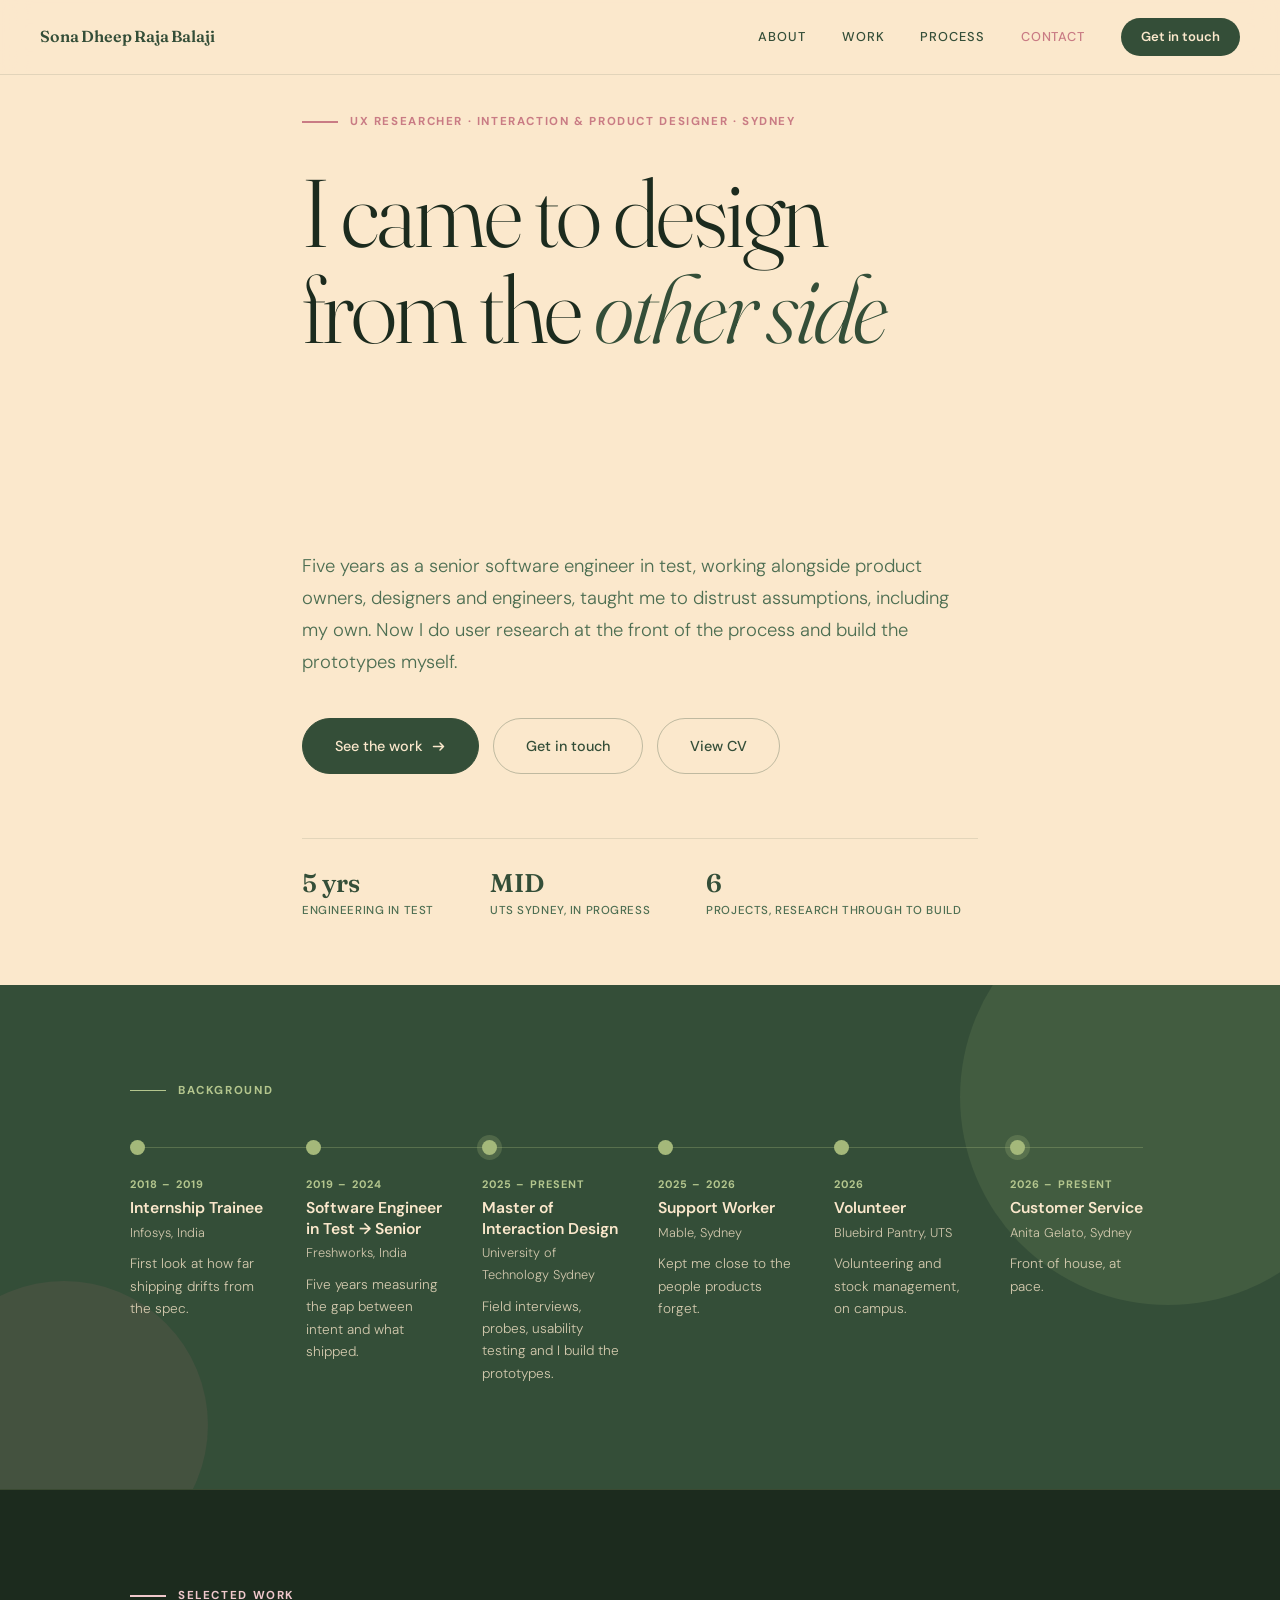
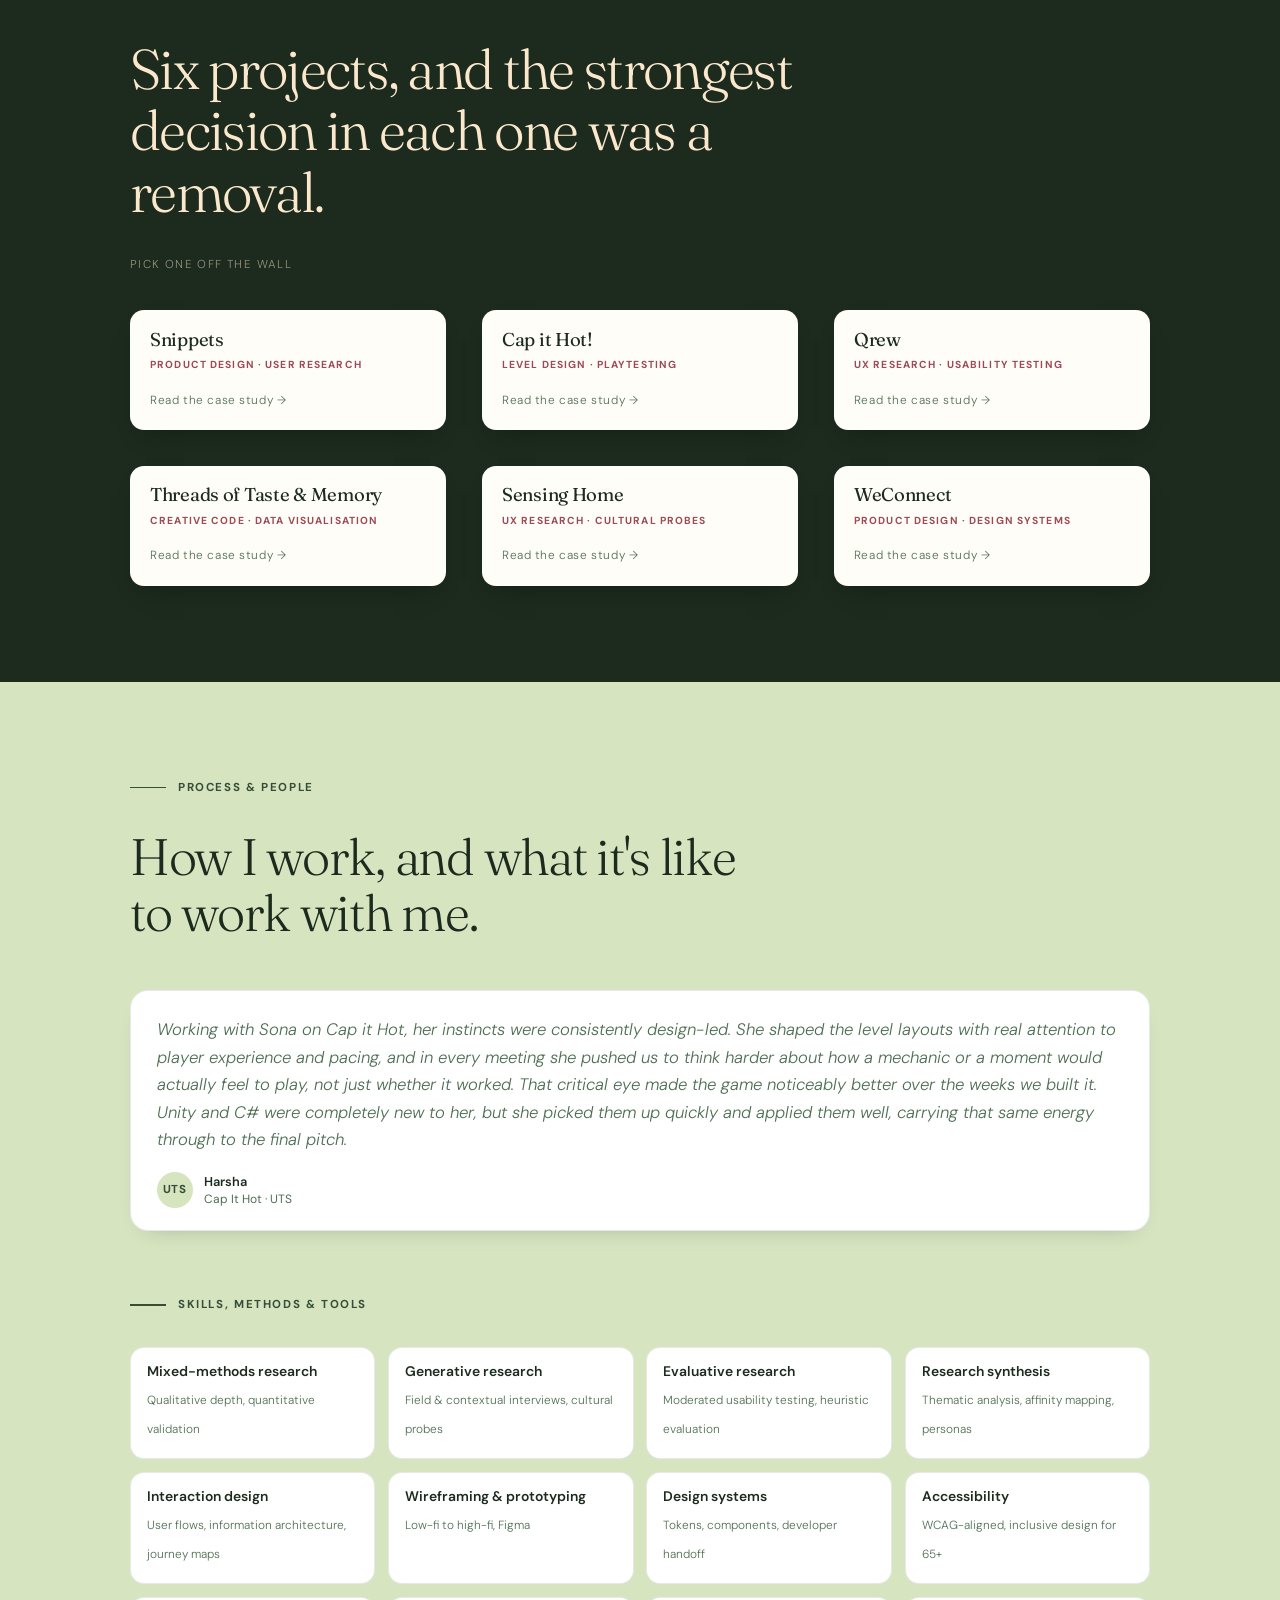
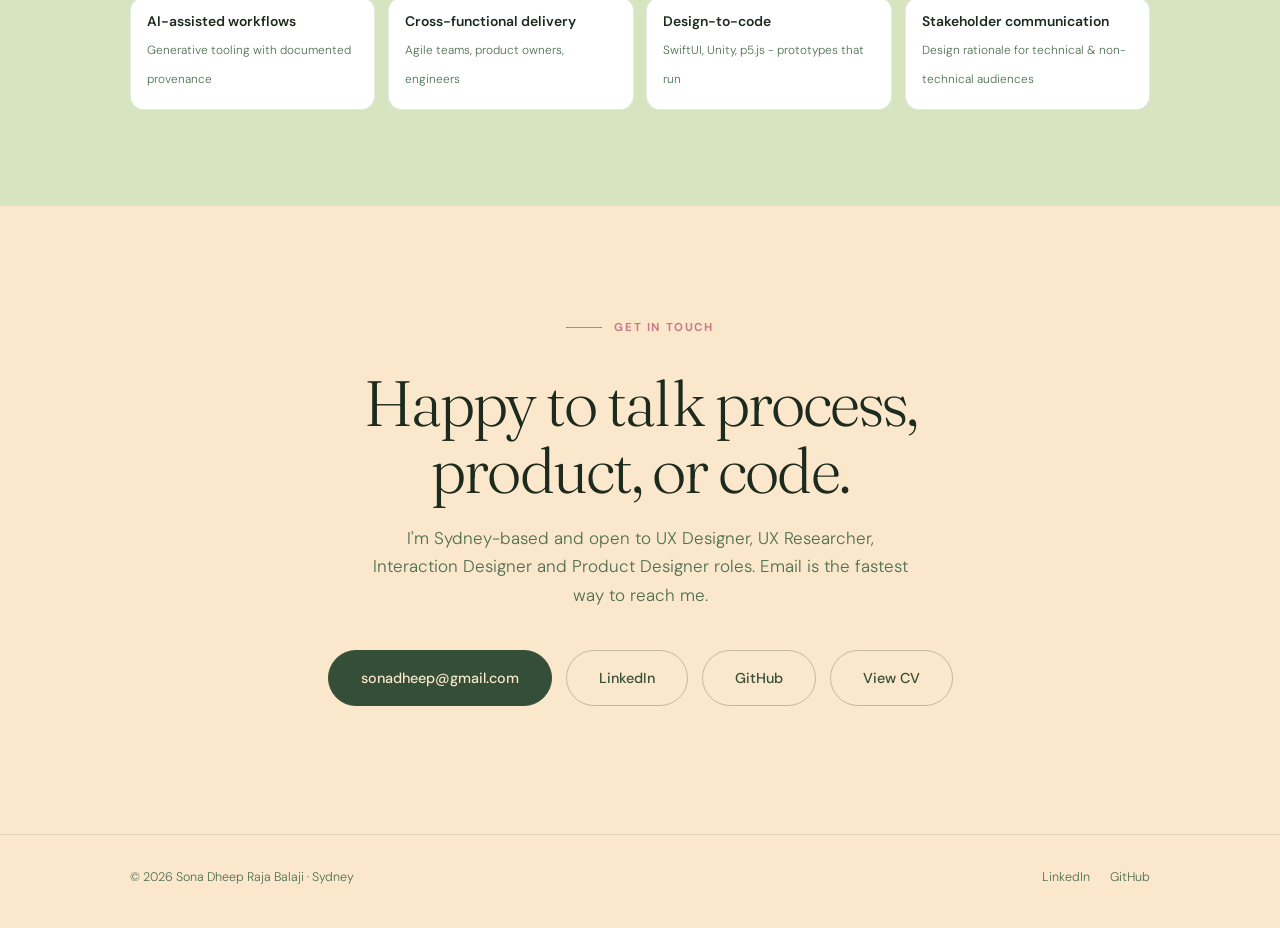
<file: portfolio/index.html>
<!DOCTYPE html>
<html lang="en">
<head>
<meta charset="utf-8">
<meta name="viewport" content="width=device-width, initial-scale=1">
<title>Sona Dheep Raja Balaji — UX Researcher, Interaction &amp; Product Designer, Sydney</title>
<meta name="description" content="UX researcher, interaction designer and product designer in Sydney. Mixed-methods user research, usability testing, design systems and accessible, WCAG-aligned interface design. Master of Interaction Design at UTS; five years as a senior software engineer in test at Freshworks.">

<meta property="og:title" content="Sona Dheep Raja Balaji — UX Researcher, Interaction &amp; Product Designer">
<meta property="og:description" content="I came to design from the other side of the build.">
<meta property="og:type" content="website">

<link rel="preconnect" href="https://fonts.googleapis.com">
<link rel="preconnect" href="https://fonts.gstatic.com" crossorigin>
<link href="https://fonts.googleapis.com/css2?family=DM+Sans:wght@300;400;500;600&family=Fraunces:ital,opsz,wght@0,9..144,300;0,9..144,400;0,9..144,600;1,9..144,300;1,9..144,400&display=swap" rel="stylesheet">
<link rel="stylesheet" href="css/styles.css">
</head>
<body>
<script>document.documentElement.className += " js";</script>

<a class="skip" href="#work">Skip to work</a>

<!-- ══════════ nav ══════════ -->
<nav class="nav" id="nav">
  <a class="nav-name" href="#top">Sona Dheep Raja Balaji</a>

  <div class="nav-links" id="navLinks">
    <a href="#about">About</a>
    <a href="#work">Work</a>
    <a href="#process">Process</a>
    <a href="#contact">Contact</a>
    <a class="nav-cta" href="mailto:sonadheep@gmail.com">Get in touch</a>
  </div>

  <button class="burger" id="burger" aria-label="Open menu" aria-expanded="false" aria-controls="navLinks">
    <svg width="22" height="22" viewBox="0 0 22 22" fill="none" stroke="currentColor" stroke-width="1.8" aria-hidden="true">
      <line x1="3" y1="6"  x2="19" y2="6"></line>
      <line x1="3" y1="11" x2="19" y2="11"></line>
      <line x1="3" y1="16" x2="19" y2="16"></line>
    </svg>
  </button>
</nav>

<!-- ══════════ hero ══════════ -->
<header class="hero" id="top">
  <div class="shell">
    <p class="label label-rose reveal"><span class="dash"></span>UX Researcher · Interaction &amp; Product Designer · Sydney</p>

    <h1 class="tw" data-anim="type">
      <span class="tw-line">I came to design</span>
      <span class="tw-line">from the <em>other side</em></span>
      <span class="tw-line">of the build.</span>
    </h1>

    <button class="tw-replay" id="twReplay" type="button" hidden>
      <svg width="13" height="13" viewBox="0 0 13 13" fill="none" aria-hidden="true">
        <path d="M1.5 5.2h2.4L6.8 2.6v7.8L3.9 7.8H1.5V5.2Z" fill="currentColor"/>
        <path d="M9 4.3a3 3 0 0 1 0 4.4M10.8 2.5a5.5 5.5 0 0 1 0 8" stroke="currentColor" stroke-width="1.2" stroke-linecap="round"/>
      </svg>
      Replay with sound
    </button>

    <p class="hero-sub reveal d2">
      Five years as a senior software engineer in test, working alongside product
      owners, designers and engineers, taught me to distrust assumptions, including my own.
      Now I do user research at the front of the process and build the prototypes myself.
    </p>

    <div class="hero-cta reveal d3">
      <a class="btn btn-solid" href="#work">
        See the work
        <svg width="15" height="15" viewBox="0 0 15 15" fill="none" aria-hidden="true">
          <path d="M2.5 7.5h10M9 4l3.5 3.5L9 11" stroke="currentColor" stroke-width="1.5" stroke-linecap="round" stroke-linejoin="round"/>
        </svg>
      </a>
      <a class="btn btn-ghost" href="#contact">Get in touch</a>
      <a class="btn btn-ghost" href="cv/Sona-Dheep-Raja-Balaji-CV.pdf"
         target="_blank" rel="noopener">View CV</a>
    </div>

    <div class="stats reveal d4">
      <div class="stat"><b>5 yrs</b><span>Engineering in test</span></div>
      <div class="stat"><b>MID</b><span>UTS Sydney, In Progress</span></div>
      <div class="stat"><b>6</b><span>Projects, research through to build</span></div>
    </div>
  </div>
</header>

<!-- ══════════ about ══════════ -->
<section class="about" id="about">
  <span class="blob blob-sage" aria-hidden="true"></span>
  <span class="blob blob-rose" aria-hidden="true"></span>

  <div class="shell">
    <p class="label label-sage reveal"><span class="dash"></span>Background</p>

    <div class="timeline-wrap">
      <ol class="timeline" id="timeline" data-anim="draw"></ol>
    </div>
  </div>
</section>

<!-- ══════════ work ══════════ -->
<section class="work" id="work">
  <div class="shell">
    <p class="label label-rose reveal"><span class="dash"></span>Selected work</p>
    <h2 class="work-h reveal">Six projects, and the strongest decision in each one was a removal.</h2>
    <p class="wall-hint reveal">Pick one off the wall</p>
    <div class="wall" id="wall" data-anim="stagger"></div>
  </div>
</section>

<!-- opened project -->
<div class="scrim" id="scrim" role="dialog" aria-modal="true" aria-labelledby="sheetTitle" hidden>
  <div class="sheet" id="sheet"></div>
</div>

<!-- ══════════ process ══════════ -->
<section class="process" id="process">
  <div class="shell">
    <p class="label label-forest reveal"><span class="dash"></span>Process &amp; people</p>
    <h2 class="process-h reveal">How I work, and what it's like to work with me.</h2>

    <!--
      ⚠ PLACEHOLDER QUOTES — replace all three before publishing.
      Ask each person for two sentences: one on how you work, one on what
      changed because of your work. Do not publish with brackets in place.
    -->
    <div class="quotes reveal" id="quotes"></div>

    <p class="label label-forest mt reveal"><span class="dash"></span>Skills, methods &amp; tools</p>
    <div class="methods" id="methods" data-anim="stagger"></div>
  </div>
</section>

<!-- ══════════ contact ══════════ -->
<section class="contact" id="contact">
  <div class="shell narrow">
    <p class="label label-rose center reveal"><span class="dash"></span>Get in touch</p>
    <h2 class="contact-h reveal">Happy to talk process, product, or code.</h2>
    <p class="contact-p reveal">I'm Sydney-based and open to UX Designer, UX Researcher, Interaction Designer and Product Designer roles. Email is the fastest way to reach me.</p>

    <div class="contact-cta reveal">
      <a class="btn btn-solid" href="mailto:sonadheep@gmail.com">sonadheep@gmail.com</a>
      <a class="btn btn-ghost" href="https://www.linkedin.com/in/sona-dheep-raja-balaji-335263168" target="_blank" rel="noopener">LinkedIn</a>
      <a class="btn btn-ghost" href="https://github.com/sona-dheep" target="_blank" rel="noopener">GitHub</a>
      <a class="btn btn-ghost" href="cv/Sona-Dheep-Raja-Balaji-CV.pdf"
         target="_blank" rel="noopener">View CV</a>
    </div>
  </div>
</section>

<footer class="footer">
  <div class="shell foot-in reveal">
    <span>© <span id="year"></span> Sona Dheep Raja Balaji · Sydney</span>
    <span class="foot-links">
      <a href="https://www.linkedin.com/in/sona-dheep-raja-balaji-335263168" target="_blank" rel="noopener">LinkedIn</a>
      <a href="https://github.com/sona-dheep" target="_blank" rel="noopener">GitHub</a>
    </span>
  </div>
</footer>

<script src="js/data.js"></script>
<script src="js/main.js"></script>
</body>
</html>
</file>
<file: portfolio/css/styles.css>
/* ═══════════════════════════════════════════════════════════
   Sona Dheep Raja Balaji — portfolio
   Design tokens taken from the Figma Make file.
   Edit colours here and the whole site follows.
   ═══════════════════════════════════════════════════════════ */

:root{
  --cream:      #FBE8CC;
  --forest:     #344E38;
  --forest-mid: #4D6E52;   /* body text on cream */
  --forest-body:#456347;   /* body text on sage-pale (AA) */
  --rose:       #C97B84;   /* decorative: rules, dots, borders */
  --rose-ink:   #9C4A57;   /* rose for TEXT on light backgrounds (AA) */
  --rose-pale:  #F0C8CC;
  --sage:       #A4B87A;   /* decorative: dots, rules, blobs */
  --sage-ink:   #B4C68E;   /* sage for TEXT on forest (AA) */
  --sage-pale:  #D6E4C0;
  --dark:       #1C2B1E;
  --white:      #FFFFFF;
  --dot-on:     #BBBA7A;   /* active slideshow dot */
  --card:       #FFFDF8;   /* tile + sheet surface — deliberately NOT --cream,
                              so warm artwork never blends into the card */

  --hair:  rgba(52,78,56,.12);
  --hair2: rgba(52,78,56,.30);

  --display: "Fraunces", Georgia, serif;
  --body:    "DM Sans", system-ui, -apple-system, sans-serif;

  --shell: 1100px;
  --gut:   clamp(20px, 5vw, 40px);
}

*{ box-sizing: border-box; }

html{ scroll-behavior: smooth; scroll-padding-top: 80px; }

/* No part of this page scrolls sideways. Any child wider than the
   viewport would otherwise create horizontal overflow, which slides
   every centred .shell left while the fixed nav stays put. */
html, body{ overflow-x: hidden; max-width: 100%; }

body{
  margin: 0;
  background: var(--cream);
  color: var(--dark);
  font-family: var(--body);
  font-size: 17px;
  font-weight: 300;
  line-height: 1.7;
  -webkit-font-smoothing: antialiased;
}

img{ max-width: 100%; display: block; }

a{ color: inherit; }

:focus-visible{
  outline: 2.5px solid var(--rose);
  outline-offset: 3px;
  border-radius: 3px;
}

.shell{ max-width: var(--shell); margin: 0 auto; padding-inline: var(--gut); }
.shell.narrow{ max-width: 720px; }

.skip{
  position: absolute; left: -9999px; top: 0; z-index: 100;
  background: var(--forest); color: var(--cream);
  padding: 12px 20px; border-radius: 0 0 8px 0; text-decoration: none;
}
.skip:focus{ left: 0; }

/* ─── section labels ─────────────────────────────────────── */
.label{
  display: flex; align-items: center; gap: .75rem;
  font-size: .72rem; font-weight: 700; letter-spacing: .14em;
  text-transform: uppercase; margin: 0 0 2rem;
}
.label .dash{ width: 2.25rem; height: 1.5px; background: currentColor; flex: none; }
.label-rose{ color: var(--rose); }
.label-sage{ color: var(--sage); }
.label-forest{ color: var(--forest); }
.label.center{ justify-content: center; }
.label.mt{ margin-top: 4rem; }
/* per-band overrides so the accent always has contrast */
.about .label{ color: var(--sage-ink); }
.work .label{ color: var(--rose-pale); }
.process .label{ color: var(--forest); }

/* ─── buttons ────────────────────────────────────────────── */
.btn{
  display: inline-flex; align-items: center; gap: .5rem;
  padding: .9rem 2rem; border-radius: 100px;
  font-size: .9rem; font-weight: 500; text-decoration: none;
  transition: background-color .2s, border-color .2s, transform .2s, color .2s;
}
.btn-solid{ background: var(--forest); color: var(--cream); border: 1.5px solid var(--forest); }
.btn-solid:hover{ background: var(--dark); border-color: var(--dark); transform: translateY(-2px); }
.btn-ghost{ border: 1.5px solid var(--hair2); color: var(--forest); }
.btn-ghost:hover{ border-color: var(--forest); transform: translateY(-2px); }

/* ─── nav ────────────────────────────────────────────────── */
.nav{
  position: fixed; inset: 0 0 auto 0; z-index: 50;
  display: flex; align-items: center; justify-content: space-between;
  padding: 1.1rem clamp(20px,5vw,40px);
  background: rgba(251,232,204,.88);
  backdrop-filter: blur(14px);
  border-bottom: 1px solid var(--hair);
}
.nav-name{
  font-family: var(--display); font-size: 1rem; font-weight: 600;
  color: var(--forest); text-decoration: none; letter-spacing: -.01em;
}
.nav-links{ display: flex; gap: 2.25rem; align-items: center; }
.nav-links a{
  font-size: .8rem; font-weight: 500; letter-spacing: .07em;
  text-transform: uppercase; text-decoration: none; color: var(--forest);
  transition: color .2s;
}
.nav-links a:hover{ color: var(--rose); }
.nav-links a.active{ color: var(--rose); }
.nav-cta{
  background: var(--forest); color: var(--cream) !important;
  padding: .5rem 1.25rem; border-radius: 100px;
  text-transform: none !important; letter-spacing: 0 !important;
  font-size: .82rem !important; font-weight: 600 !important;
}
.nav-cta:hover{ opacity: .82; }
.burger{ display: none; background: none; border: 0; padding: 0; cursor: pointer; color: var(--forest); }

/* ─── hero ───────────────────────────────────────────────── */
.hero{
  min-height: 100vh; display: flex; flex-direction: column; justify-content: center;
  padding: 7rem 0 4rem;
}
.hero h1{
  overflow-wrap: break-word;
  font-family: var(--display); font-weight: 300;
  font-size: clamp(2.8rem, 7.5vw, 6.2rem);
  line-height: 1; letter-spacing: -.03em;
  color: var(--dark); margin: 0 0 2rem;
}
.hero h1 em{ font-style: italic; color: var(--forest); }
.hero-sub{
  font-size: clamp(1rem, 1.8vw, 1.15rem); line-height: 1.75;
  color: var(--forest-mid); max-width: 52ch; margin: 0 0 2.5rem;
}
.hero-cta{ display: flex; flex-wrap: wrap; gap: .875rem; }
.stats{
  display: flex; flex-wrap: wrap; gap: 1.5rem 3.5rem;
  margin-top: 4rem; padding-top: 2rem; border-top: 1px solid var(--hair);
}
/* keep labels on one line each; min-width:0 stops a long one forcing
   the row wider than the shell (which would drag the page sideways) */
.stat{ min-width: 0; }
.stat b{
  display: block; font-family: var(--display); font-size: 1.6rem;
  font-weight: 600; color: var(--forest); line-height: 1;
  overflow-wrap: break-word;
}
.stat span{
  display: block; font-size: .72rem; font-weight: 500; color: var(--forest-mid);
  margin-top: .3rem; letter-spacing: .05em; text-transform: uppercase;
}

/* ─── about ──────────────────────────────────────────────── */
.about{
  background: var(--forest); color: var(--cream);
  padding: 6rem 0; position: relative; overflow: hidden;
}
.blob{ position: absolute; border-radius: 50%; pointer-events: none; }
.blob-sage{ right: -6rem; top: -6rem; width: 26rem; height: 26rem; background: var(--sage); opacity: .12; }
.blob-rose{ left: -5rem; bottom: -5rem; width: 18rem; height: 18rem; background: var(--rose); opacity: .10; }
.about .shell{ position: relative; z-index: 1; }
.timeline-wrap{
  position: relative; overflow-x: auto;
  /* top padding leaves room for the 5px halo on the "now" dots.
     overflow-x:auto also clips vertically, so without this the ring gets cut off. */
  padding: 8px 0 .5rem;
}
.timeline-wrap::-webkit-scrollbar{ height: 6px; }
.timeline-wrap::-webkit-scrollbar-thumb{ background: rgba(164,184,122,.35); border-radius: 6px; }

.timeline{
  list-style: none; margin: 0; padding: 0;
  display: flex; position: relative; min-width: 860px;
}
.timeline::before{
  content: ""; position: absolute; top: 7px; left: 7px; right: 7px;
  height: 1px; background: rgba(164,184,122,.32);
}
.timeline li{ flex: 1; padding-right: 2.25rem; position: relative; }
.timeline li:last-child{ padding-right: 0; }
.timeline .dot{
  display: block; width: 15px; height: 15px; border-radius: 50%;
  background: var(--sage); margin-bottom: 1.25rem; position: relative; z-index: 1;
}
.timeline li.now .dot{ box-shadow: 0 0 0 5px rgba(164,184,122,.24); }
.timeline .period{
  font-size: .68rem; font-weight: 700; letter-spacing: .1em;
  color: var(--sage-ink); text-transform: uppercase; margin: 0 0 .3rem;
}
.timeline .role{ font-size: .98rem; font-weight: 600; color: var(--cream); margin: 0 0 .2rem; line-height: 1.3; }
.timeline .place{ font-size: .8rem; color: rgba(251,232,204,.78); margin: 0 0 .6rem; }
.timeline .note{ font-size: .85rem; line-height: 1.65; color: rgba(251,232,204,.80); margin: 0; }

/* ─── work ───────────────────────────────────────────────── */
.work{
  background: var(--dark); color: var(--cream);
  padding: 6rem 0;
  /* the About band above is forest; this one is deeper. A hairline of sage
     makes that step look intentional instead of like a rendering seam. */
  border-top: 1px solid rgba(164,184,122,.22);
}
.work-h{
  font-family: var(--display); font-weight: 300;
  font-size: clamp(2rem, 5vw, 3.5rem); line-height: 1.1; letter-spacing: -.03em;
  color: var(--cream); margin: 0 0 2rem; max-width: 22ch;
}
/* ─── the gallery wall ───────────────────────────────────── */
.wall{
  display: grid; grid-template-columns: repeat(3, 1fr);
  gap: clamp(18px, 2.8vw, 38px);
}

.tile{
  position: relative; display: flex; flex-direction: column;
  background: var(--card); color: var(--dark);
  border: 0; padding: 0; cursor: pointer; font: inherit; text-align: left;
  border-radius: 14px; overflow: hidden;
  box-shadow: 0 12px 24px -16px rgba(10,18,11,.75);
  transition: transform .25s cubic-bezier(.28,.85,.4,1), box-shadow .25s;
}
.tile:hover, .tile:focus-visible{
  transform: translateY(-7px);
  box-shadow: 0 26px 38px -18px rgba(10,18,11,.8);
}
/* a hairline of colour appears along the top edge on hover */
.tile::after{
  content: ""; position: absolute; inset: 0 0 auto 0; height: 3px;
  background: var(--rose); transform: scaleX(0); transform-origin: left;
  transition: transform .3s cubic-bezier(.3,.8,.4,1);
}
.tile:hover::after, .tile:focus-visible::after{ transform: scaleX(1); }

.tile-img{
  position: relative; flex: none; aspect-ratio: 16 / 9; overflow: hidden;
  border-bottom: 1px solid rgba(52,78,56,.16);
}
/* slides stack on top of each other and cross-fade */
.tile-img img{
  position: absolute; inset: 0; width: 100%; height: 100%;
  object-fit: cover; opacity: 0;
  transition: opacity .8s cubic-bezier(.37,0,.24,1);
}
.tile-img img.on{ opacity: 1; }
/* set by JS once the image reports its real dimensions — portrait
   screenshots sit uncropped, landscape title cards fill the frame */
.tile-img img.portrait{ object-fit: contain; padding: 12px; }

.slide-dots{
  position: absolute; z-index: 2; bottom: 10px;
  left: 50%; transform: translateX(-50%);
  display: flex; align-items: center; gap: 7px;
  /* a dim track so the dots sit on one consistent ground instead of
     six different artworks — without it the olive vanishes on the
     pale cards (1.5:1) while reading fine on the dark ones */
  padding: 6px 10px; border-radius: 100px;
  background: rgba(28,43,30,.72);
  backdrop-filter: blur(6px);
}
.slide-dots i{
  width: 7px; height: 7px; border-radius: 50%; display: block;
  background: rgba(255,255,255,.55);
  transition: background .55s cubic-bezier(.37,0,.24,1),
              transform  .55s cubic-bezier(.34,1.3,.5,1),
              box-shadow .55s ease;
}
.slide-dots i.on{
  background: var(--dot-on);
  transform: scale(1.4);
}

.tile-body{ display: flex; flex-direction: column; flex: 1; padding: 1.1rem 1.25rem 1.25rem; }
.tile-body .name{
  display: block; font-family: var(--display); font-weight: 400;
  font-size: 1.16rem; line-height: 1.15; letter-spacing: -.015em;
  color: var(--dark); margin: 0 0 .4rem;
}
.tile-body .meta{
  display: block; font-size: .64rem; font-weight: 700; letter-spacing: .11em;
  text-transform: uppercase; color: var(--rose-ink); margin: 0;
}
.tile-body .hint{
  display: block; margin: 1rem 0 0; font-size: .74rem; letter-spacing: .05em;
  color: var(--forest-mid);
}

.wall-hint{
  font-size: .72rem; letter-spacing: .12em; text-transform: uppercase;
  color: rgba(251,232,204,.55); margin: 0 0 2.25rem;
}

/* ─── the opened sheet ───────────────────────────────────── */
.scrim{
  position: fixed; inset: 0; z-index: 60; display: none;
  background: rgba(28,43,30,.62); backdrop-filter: blur(4px);
  padding: clamp(12px,4vh,44px) clamp(12px,4vw,44px); overflow-y: auto;
}
.scrim.open{ display: block; }
.sheet{
  position: relative; max-width: 860px; margin: 0 auto;
  background: var(--card); border-radius: 6px; overflow: hidden;
  box-shadow: 0 40px 80px -22px rgba(20,32,22,.6);
  animation: sheetin .3s cubic-bezier(.2,.7,.3,1);
}
@keyframes sheetin{ from{ opacity:0; transform: translateY(18px) scale(.985); } to{ opacity:1; transform:none; } }

.sheet-img{
  /* Full width, true 16:9. Do NOT add max-height here — with aspect-ratio
     set, a binding max-height shrinks the WIDTH to keep the ratio, which
     leaves a gap down the side. To make the hero shorter, lower --sheet-w
     or change the ratio, don't clamp the height. */
  position: relative; width: 100%; aspect-ratio: 16 / 9; overflow: hidden;
}
.sheet-img img{
  position: absolute; inset: 0; width: 100%; height: 100%;
  object-fit: cover; opacity: 0;
  transition: opacity .7s cubic-bezier(.37,0,.24,1);
}
.sheet-img img.on{ opacity: 1; }
.sheet-img img.portrait{ object-fit: contain; padding: 1.5rem; }

/* dots here are clickable — the sheet is a reading view, so the
   visitor drives it rather than a timer */
.sheet-dots{
  position: absolute; z-index: 3; bottom: 14px; left: 50%; transform: translateX(-50%);
  display: flex; align-items: center; gap: 8px;
  padding: 7px 12px; border-radius: 100px;
  background: rgba(28,43,30,.72); backdrop-filter: blur(6px);
}
.sheet-dots button{
  width: 8px; height: 8px; padding: 0; border: 0; border-radius: 50%; cursor: pointer;
  background: rgba(255,255,255,.55);
  transition: background .5s cubic-bezier(.37,0,.24,1), transform .5s cubic-bezier(.34,1.3,.5,1);
}
.sheet-dots button[aria-current="true"]{ background: var(--dot-on); transform: scale(1.4); }

.sheet-arrow{
  position: absolute; z-index: 3; top: 50%; transform: translateY(-50%);
  width: 40px; height: 40px; border-radius: 50%; border: 0; cursor: pointer;
  background: rgba(28,43,30,.62); color: #fff; backdrop-filter: blur(6px);
  font-size: 15px; line-height: 1; transition: background .2s ease;
}
.sheet-arrow:hover{ background: rgba(28,43,30,.85); }
.sheet-arrow.prev{ left: 12px; }
.sheet-arrow.next{ right: 12px; }

/* the links that matter, directly under the title */
.sheet-cta{ display: flex; flex-wrap: wrap; gap: .7rem; margin: 0; flex: none; }
.sheet-cta a{
  display: inline-flex; align-items: center; gap: .5rem;
  padding: .7rem 1.35rem; border-radius: 100px;
  font-size: .85rem; font-weight: 600; text-decoration: none;
  transition: background-color .2s, border-color .2s, transform .2s, color .2s;
}
.sheet-cta a.key{ background: var(--forest); color: var(--card); border: 1.5px solid var(--forest); }
.sheet-cta a.key:hover{ background: var(--dark); border-color: var(--dark); transform: translateY(-2px); }
.sheet-cta a.alt{ border: 1.5px solid var(--hair2); color: var(--forest); }
.sheet-cta a.alt:hover{ border-color: var(--forest); transform: translateY(-2px); }

.sheet-head{
  padding: 1.6rem clamp(1.25rem,3vw,2.25rem) 1.4rem;
  display: flex; flex-wrap: wrap; gap: 1.25rem 2rem;
  align-items: flex-end; justify-content: space-between;
}
.sheet-head-text{ flex: 1 1 300px; min-width: 0; }
.pills{ display: flex; gap: .5rem; flex-wrap: wrap; margin: 0 0 .85rem; }
.pills span{
  padding: .25rem .7rem; border-radius: 100px;
  font-size: .68rem; font-weight: 700; letter-spacing: .04em;
  background: var(--sage-pale); color: #3F5139;
}
.sheet-head h2{
  font-family: var(--display); font-weight: 400;
  font-size: clamp(1.5rem,3.4vw,2.3rem); line-height: 1.1; letter-spacing: -.02em;
  color: var(--dark); margin: 0 0 .5rem;
}
.sheet-head .sub{ font-size: .98rem; color: var(--forest-mid); margin: 0; }

.close{
  position: absolute; top: 12px; right: 12px; z-index: 5;
  width: 40px; height: 40px; border-radius: 50%; cursor: pointer;
  border: 0; background: rgba(255,253,248,.95); color: var(--dark);
  font-size: 19px; line-height: 1; box-shadow: 0 3px 10px rgba(28,43,30,.24);
}
.close:hover{ background: #fff; }

.tabs{ padding: 0 clamp(1rem,3vw,2.25rem); border-bottom: 1px solid rgba(52,78,56,.12); display: flex; overflow-x: auto; }
.tabs button{
  background: none; border: 0; cursor: pointer; white-space: nowrap;
  padding: .85rem 1.1rem 1rem; font-family: var(--body);
  font-size: .8rem; font-weight: 600; color: var(--forest-mid);
  border-bottom: 2px solid transparent; margin-bottom: -1px; transition: color .2s;
}
.tabs button[aria-selected="true"]{ color: var(--forest); border-bottom-color: var(--forest); }

.panel{ padding: 1.75rem clamp(1.25rem,3vw,2.25rem) 2rem; }
.panel[hidden]{ display: none; }
.panel p{ font-size: .97rem; line-height: 1.8; color: var(--forest-mid); margin: 0 0 1.25rem; }
.panel p:last-child{ margin-bottom: 0; }

/* the grid has a top margin but had none below, so any paragraph
   following it sat flush against the cards */
.facts{ display: grid; grid-template-columns: 1fr 1fr; gap: .75rem; margin: 1.5rem 0; }
.facts:last-child{ margin-bottom: 0; }
.fact{ padding: .875rem 1rem; background: var(--cream); border-radius: 10px; }
.fact b{
  display: block; font-size: .65rem; font-weight: 700; letter-spacing: .1em;
  text-transform: uppercase; color: var(--rose-ink); margin-bottom: .2rem;
}
.fact span{ font-size: .875rem; font-weight: 500; color: var(--dark); }

.callout{ padding: 1.5rem; border-radius: 14px; margin: 0 0 1rem; }
.callout p{ margin: 0; color: var(--dark); font-weight: 400; font-size: .93rem; line-height: 1.7; }
.callout-sage{ background: var(--sage-pale); border-left: 3px solid var(--sage); }
.callout-rose{ background: var(--rose-pale); border-left: 3px solid var(--rose); }
.callout-rose p{ font-family: var(--display); font-style: italic; font-size: 1.05rem; line-height: 1.65; }



/* ─── team tab ───────────────────────────────────────────── */
.team-note{ margin: 0 0 1.25rem; font-size: .97rem; line-height: 1.8; color: var(--forest-mid); }
.people{ list-style: none; margin: 0; padding: 0; display: grid; grid-template-columns: 1fr 1fr; gap: .75rem; }
.people li{
  display: flex; align-items: center; gap: .8rem;
  padding: .8rem 1rem; background: var(--cream); border-radius: 10px;
}
.people .who{ min-width: 0; }
.people b{ display: block; font-size: .92rem; font-weight: 600; color: var(--dark); line-height: 1.3; }
.people span{ display: block; font-size: .78rem; color: var(--forest-mid); }
.people .init{
  width: 34px; height: 34px; border-radius: 50%; flex: none;
  background: var(--sage-pale); color: var(--forest);
  display: flex; align-items: center; justify-content: center;
  font-size: .72rem; font-weight: 700; letter-spacing: .03em;
}
.people li.me{ background: var(--sage-pale); }
.people li.me .init{ background: var(--forest); color: var(--cream); }

@media (max-width: 640px){ .people{ grid-template-columns: 1fr; } }

/* ─── process ────────────────────────────────────────────── */
.process{ background: var(--sage-pale); padding: 6rem 0; }
.process-h{
  font-family: var(--display); font-weight: 300;
  font-size: clamp(2rem, 5vw, 3.2rem); line-height: 1.1; letter-spacing: -.025em;
  color: var(--dark); margin: 0 0 3rem; max-width: 20ch;
}
/* align-items:start lets every card hug its own content — without it the
   short quotes stretch to match the tallest and sit mostly empty. */
.quotes{
  display: grid; grid-template-columns: repeat(2, 1fr);
  gap: 1.25rem; align-items: start;
}
.quote{
  /* <figure> carries margin: 1em 40px from the UA stylesheet — without
     this reset each card sits 80px narrower than its grid track. */
  margin: 0;
  background: var(--white); border-radius: 18px; padding: 1.6rem 1.6rem 1.4rem;
  display: flex; flex-direction: column; border: 1px solid var(--hair);
  box-shadow: 0 10px 22px -18px rgba(28,43,30,.45);
}
/* the longest quote spans the row, so length reads as emphasis
   rather than as an awkwardly tall column */
.quote.lead{ grid-column: 1 / -1; }
.quote.lead blockquote{ font-size: 1.04rem; line-height: 1.65; }

/* still in [brackets] — a visible reminder, not a published testimonial */
.quote.pending{ border-style: dashed; border-color: var(--hair2); box-shadow: none; background: transparent; }

.quote blockquote{
  position: relative; margin: 0 0 1.15rem;
  font-size: .95rem; line-height: 1.7;
  color: var(--forest-mid); font-style: italic;
}
.quote figcaption{ margin-top: auto; display: flex; align-items: center; gap: .7rem; }
.avatar{
  width: 36px; height: 36px; border-radius: 50%; flex: none;
  background: var(--sage-pale); color: var(--forest);
  display: flex; align-items: center; justify-content: center;
  font-size: .72rem; font-weight: 700; letter-spacing: .04em;
}
.quote .who{ font-size: .8rem; font-weight: 600; color: var(--dark); line-height: 1.35; }
.quote .who span{ display: block; font-weight: 400; color: var(--forest-mid); font-size: .75rem; }

.methods{ display: grid; grid-template-columns: repeat(4, 1fr); gap: .8rem; }
.method{
  background: var(--white); border: 1px solid var(--hair);
  border-radius: 14px; padding: .95rem 1rem 1.05rem;
}
.method b{ display: block; font-size: .87rem; font-weight: 600; color: var(--dark); margin-bottom: .2rem; line-height: 1.25; }
.method span{ font-size: .74rem; color: var(--forest-mid); line-height: 1.45; }

/* ─── contact ────────────────────────────────────────────── */
.contact{ background: var(--cream); padding: 7rem 0 8rem; text-align: center; }
.contact-h{
  font-family: var(--display); font-weight: 300;
  font-size: clamp(2.2rem, 6vw, 4rem); line-height: 1.05; letter-spacing: -.03em;
  color: var(--dark); margin: 0 0 1.25rem;
}
.contact-p{ color: var(--forest-mid); max-width: 46ch; margin: 0 auto 2.5rem; }
.contact-cta{ display: flex; flex-wrap: wrap; gap: .875rem; justify-content: center; }

.footer{ background: var(--cream); border-top: 1px solid var(--hair); padding: 2rem 0 2.5rem; }
.foot-in{
  display: flex; flex-wrap: wrap; gap: 1rem; justify-content: space-between;
  font-size: .78rem; color: var(--forest-mid);
}
.foot-links{ display: flex; gap: 1.25rem; }
.foot-links a{ text-decoration: none; }
.foot-links a:hover{ color: var(--rose); }

/* ─── reveal on scroll ───────────────────────────────────── */
/* Everything below is scoped to .js (set by an inline script in <body>).
   Without it a script failure would leave the page permanently invisible. */
.js .reveal{ opacity: 0; transform: translateY(16px); transition: opacity .6s ease, transform .6s cubic-bezier(.25,.8,.35,1); }
.js .reveal.in{ opacity: 1; transform: none; }
/* hero stagger — the headline writes first, these settle in beneath it */
.d1{ transition-delay: .1s; } .d2{ transition-delay: .55s; }
.d3{ transition-delay: .72s; } .d4{ transition-delay: .9s; }

/* ─── the headline types itself ──────────────────────────── */
/* JS splits each line into character spans on load; the source HTML
   stays plain text, so with scripts off the headline reads normally
   and search engines see one uninterrupted sentence. */
.tw-line{ display: block; position: relative; }
.tw .c{ font-style: inherit; }

.js .tw.armed .c{ opacity: 0; }
.js .tw.armed .c.on{ opacity: 1; }

.tw-caret{
  position: absolute; z-index: 1; pointer-events: none;
  width: max(3px, .035em); opacity: 0;
  background: var(--rose); border-radius: 99px;
}
/* only the caret that is actually typing blinks */
.tw-caret.live{ animation: caretBlink .9s steps(1) infinite; }
@keyframes caretBlink{ 0%, 49%{ opacity: 1 } 50%, 100%{ opacity: 0 } }
.tw-caret.live.done{ animation: caretOut 1.6s ease forwards; }
@keyframes caretOut{ 0%, 55%{ opacity: 1 } 100%{ opacity: 0 } }

/* the sound offer — audio can't autoplay, so it's opt-in by design */
.tw-replay{
  display: inline-flex; align-items: center; gap: .5rem;
  margin: 1.5rem 0 .5rem; padding: .5rem .9rem;
  background: none; border: 1.5px solid var(--hair2); border-radius: 100px;
  font-family: var(--body); font-size: .76rem; font-weight: 500;
  letter-spacing: .04em; color: var(--forest-mid);
  cursor: pointer; opacity: 0;
  transition: opacity .5s ease, border-color .2s, color .2s, transform .2s;
}
.tw-replay.show{ opacity: 1; }
.tw-replay:hover{ border-color: var(--forest); color: var(--forest); transform: translateY(-1px); }
.tw-replay svg{ flex: none; }

/* ─── a project still in progress ─────────────────────────
   Nothing has been shot yet, so the tile sets its own title in
   the display face. Treating the empty frame as a designed panel
   rather than a gap keeps the wall even, and the badge is what
   tells a recruiter this one is live rather than unfinished. */
.tile-img.blank, .sheet-img.blank{
  display: grid; place-items: center; padding: 1.4rem;
}
/* the tile keeps 16:9 so the grid stays even, but a full-width 16:9 of
   nothing but a word is a lot of empty hero — change the ratio rather
   than clamping the height (see the note on .sheet-img) */
.sheet-img.blank{ aspect-ratio: 5 / 2; }

.blank-mark{
  font-family: var(--display); font-weight: 400;
  font-size: clamp(1.35rem, 3.2vw, 2rem); line-height: 1.08;
  letter-spacing: -.015em; text-align: center; color: var(--forest);
}
.sheet-img.blank .blank-mark{ font-size: clamp(2.1rem, 6vw, 3.6rem); }

.tile-status{
  position: absolute; top: .72rem; left: .72rem; z-index: 2;
  display: inline-flex; align-items: center; gap: .4rem;
  padding: .28rem .6rem .28rem .5rem;
  background: rgba(255, 253, 248, .94); border-radius: 100px;
  font-family: var(--body); font-size: .6rem; font-weight: 700;
  letter-spacing: .1em; text-transform: uppercase; color: var(--forest);
  box-shadow: 0 2px 8px -4px rgba(28, 43, 30, .5);
}
/* a live dot earns the "in progress" claim — it says the work is
   moving, not that the page was left half-built */
.tile-status::before{
  content: ""; flex: none; width: 6px; height: 6px; border-radius: 50%;
  background: var(--rose-ink); animation: livePulse 2.1s ease-in-out infinite;
}
@keyframes livePulse{ 50%{ opacity: .28 } }

/* same status, restated inside the open project */
.pills .status{
  background: var(--forest); color: var(--cream);
  display: inline-flex; align-items: center; gap: .4rem;
}
.pills .status::before{
  content: ""; flex: none; width: 6px; height: 6px; border-radius: 50%;
  background: var(--rose-pale); animation: livePulse 2.1s ease-in-out infinite;
}

/* ─── the label dash draws itself ────────────────────────── */
.js .label .dash{
  transform: scaleX(0); transform-origin: left center;
  transition: transform .7s cubic-bezier(.25,.8,.35,1) .15s;
}
.js .label.center .dash{ transform-origin: center; }
.js .label.in .dash{ transform: scaleX(1); }

/* ─── staggered children (the wall, the methods grid) ─────── */
/* An animation with fill-mode `backwards` holds the first keyframe during
   the delay, then hands the element back to its normal styles — so the
   tile's own hover transform is never overridden. */
.js [data-anim="stagger"] > *{ opacity: 0; }
.js [data-anim="stagger"].in > *{
  opacity: 1;
  animation: riseIn .55s cubic-bezier(.25,.8,.35,1) backwards;
}
@keyframes riseIn{ from{ opacity: 0; transform: translateY(18px); } }
.js [data-anim="stagger"].in > *:nth-child(1){ animation-delay: .04s; }
.js [data-anim="stagger"].in > *:nth-child(2){ animation-delay: .10s; }
.js [data-anim="stagger"].in > *:nth-child(3){ animation-delay: .16s; }
.js [data-anim="stagger"].in > *:nth-child(4){ animation-delay: .22s; }
.js [data-anim="stagger"].in > *:nth-child(5){ animation-delay: .28s; }
.js [data-anim="stagger"].in > *:nth-child(6){ animation-delay: .34s; }
.js [data-anim="stagger"].in > *:nth-child(7){ animation-delay: .40s; }
.js [data-anim="stagger"].in > *:nth-child(8){ animation-delay: .46s; }
.js [data-anim="stagger"].in > *:nth-child(9){ animation-delay: .52s; }
.js [data-anim="stagger"].in > *:nth-child(10){ animation-delay: .58s; }
.js [data-anim="stagger"].in > *:nth-child(11){ animation-delay: .64s; }
.js [data-anim="stagger"].in > *:nth-child(12){ animation-delay: .70s; }

/* ─── the timeline draws itself ──────────────────────────── */
/* The sage line sweeps left to right; each dot springs in as the line
   reaches it, with its text following a beat behind. */
.js .timeline::before{
  transform: scaleX(0); transform-origin: left center;
  transition: transform 1.15s cubic-bezier(.3,.7,.3,1);
}
.js .timeline.in::before{ transform: scaleX(1); }

.js .timeline .dot{ transform: scale(0); transition: transform .5s cubic-bezier(.34,1.5,.5,1); }
.js .timeline.in .dot{ transform: scale(1); }

.js .timeline li p{
  opacity: 0; transform: translateY(10px);
  transition: opacity .5s ease, transform .5s cubic-bezier(.25,.8,.35,1);
}
.js .timeline.in li p{ opacity: 1; transform: none; }

.js .timeline.in li:nth-child(1) .dot{ transition-delay: .12s; }
.js .timeline.in li:nth-child(1) p{ transition-delay: .24s; }
.js .timeline.in li:nth-child(2) .dot{ transition-delay: .32s; }
.js .timeline.in li:nth-child(2) p{ transition-delay: .44s; }
.js .timeline.in li:nth-child(3) .dot{ transition-delay: .52s; }
.js .timeline.in li:nth-child(3) p{ transition-delay: .64s; }
.js .timeline.in li:nth-child(4) .dot{ transition-delay: .72s; }
.js .timeline.in li:nth-child(4) p{ transition-delay: .84s; }
.js .timeline.in li:nth-child(5) .dot{ transition-delay: .92s; }
.js .timeline.in li:nth-child(5) p{ transition-delay: 1.04s; }

/* ─── responsive ─────────────────────────────────────────── */
@media (max-width: 940px){
  .wall{ grid-template-columns: repeat(2, 1fr); }
  .quotes{ grid-template-columns: 1fr; }
  .quote.lead{ grid-column: auto; }
  .methods{ grid-template-columns: repeat(2, 1fr); }
}

@media (max-width: 760px){
  .wall{ grid-template-columns: 1fr; gap: 26px; }
  .burger{ display: block; }
  .nav-links{
    position: fixed; inset: 60px 0 auto 0;
    flex-direction: column; align-items: flex-start; gap: 1.1rem;
    background: var(--cream); border-bottom: 1px solid var(--hair);
    padding: 1.5rem clamp(20px,5vw,40px);
    display: none;
  }
  .nav-links.open{ display: flex; }
  .nav-links a{ font-size: 1rem; text-transform: none; letter-spacing: 0; }
  .facts{ grid-template-columns: 1fr; }
  .stats{ gap: 1.75rem; }
}

@media (max-width: 520px){
  .methods{ grid-template-columns: 1fr; }
}

@media (prefers-reduced-motion: reduce){
  html{ scroll-behavior: auto; }
  .js .reveal{ opacity: 1; transform: none; transition: none; }
  .js .label .dash{ transform: none; transition: none; }
  .js .tw.armed .c{ opacity: 1; }
  .tw-caret{ display: none; }
  .tw-replay{ display: none; }
  .tile-status::before, .pills .status::before{ animation: none; }
  .js [data-anim="stagger"] > *,
  .js [data-anim="stagger"].in > *{ opacity: 1; animation: none; }
  .js .timeline::before,
  .js .timeline .dot,
  .js .timeline li p{ transform: none; opacity: 1; transition: none; }
  .btn:hover{ transform: none; }
  .tile{ transition: none; }
  .tile-img img{ transition: none; }
  .slide-dots i{ transition: none; }
  .tile:hover, .tile:focus-visible{ transform: none; }
  .tile::after{ transition: none; }
  .sheet{ animation: none; }
  .sheet-img img{ transition: none; }
  .sheet-dots button{ transition: none; }
}

/* ─── testing-to-design cursor ───────────────────────────── */
.probe{
  position: fixed; left: 0; top: 0; z-index: 40; pointer-events: none;
  display: flex; align-items: center; gap: .5rem;
  opacity: 0; transition: opacity .15s ease; will-change: transform;
}
.probe.on{ opacity: 1; }
.probe.flip{ flex-direction: row-reverse; }
.probe-pin{
  flex: none; width: 12px; height: 12px; border-radius: 50%;
  border: 1.5px solid var(--rose-ink); background: rgba(201,123,132,.28);
}
.probe-tag{
  padding: .3rem .65rem; border-radius: 6px; white-space: nowrap;
  background: var(--forest); color: var(--cream);
  font-size: .74rem; font-weight: 500;
  box-shadow: 0 8px 18px -10px rgba(10,18,11,.7);
}
.probe-tag b{ margin-right: .35rem; font-weight: 700; color: var(--rose-pale); }
.probe-tag b.pass{ color: var(--sage-ink); }

/* "other side": outlined glyphs in a dashed box, then the finished type */
.hero h1 em{
  -webkit-text-stroke: 1px transparent;
  outline: 1.5px dashed transparent; outline-offset: .05em;
  transition: color .5s ease, -webkit-text-stroke-color .5s ease, outline-color .5s ease;
}
.hero h1 em.wf{
  color: transparent; -webkit-text-stroke-color: var(--forest-mid); outline-color: var(--rose);
  transition-duration: .12s;
}

/* ─── magnetic buttons ───────────────────────────────────── */
.btn.magnet, .nav-links a.magnet, .sheet-cta a.magnet{
  transition: background-color .2s, border-color .2s, transform .2s, color .2s, opacity .2s,
              translate .32s cubic-bezier(.25,.8,.35,1);
}

@media (prefers-reduced-motion: reduce){
  .probe{ display: none; }
}
</file>
